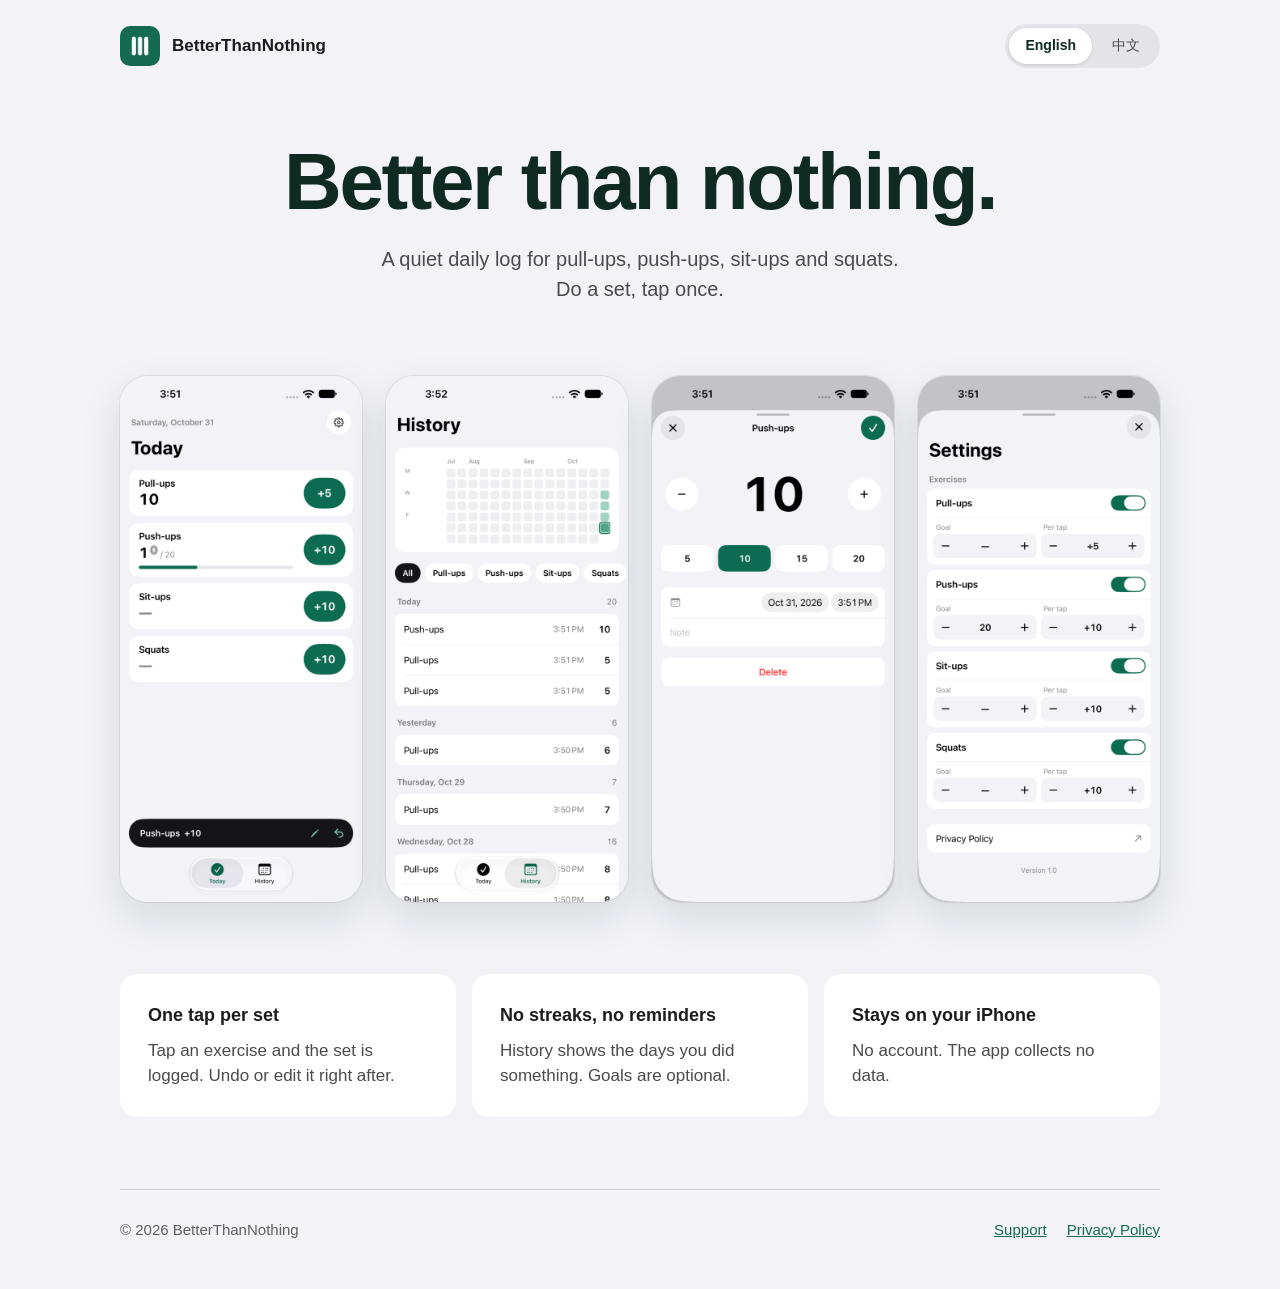
<file: index.html>
<!doctype html>
<html lang="en">
<head>
<meta charset="utf-8">
<meta name="viewport" content="width=device-width, initial-scale=1">
<title>BetterThanNothing (有做就好) – Pull-up &amp; Push-up Log for iPhone</title>
<meta name="description" content="A quiet daily log for pull-ups, push-ups, sit-ups and squats. One tap per set. No streaks, no account; everything stays on your iPhone. 有做就好：做一組，點一下。">
<link rel="canonical" href="https://kkchemaa-dotcom.github.io/betterthannothing/">
<!-- Fill in the App Store Apple ID after release:
<meta name="apple-itunes-app" content="app-id=0000000000"> -->
<link rel="icon" type="image/png" sizes="192x192" href="icon.png">
<link rel="apple-touch-icon" href="icon.png">
<meta property="og:type" content="website">
<meta property="og:site_name" content="BetterThanNothing">
<meta property="og:title" content="BetterThanNothing · 有做就好">
<meta property="og:description" content="A quiet daily log for pull-ups, push-ups, sit-ups and squats. One tap per set.">
<meta property="og:url" content="https://kkchemaa-dotcom.github.io/betterthannothing/">
<meta property="og:image" content="https://kkchemaa-dotcom.github.io/betterthannothing/icon.png">
<meta property="og:locale" content="en_US">
<meta property="og:locale:alternate" content="zh_TW">
<meta name="twitter:card" content="summary">
<link rel="stylesheet" href="style.css">
</head>
<body>
<header class="top wrap">
  <a class="brand" href="./"><img src="icon.png" alt="" width="40" height="40">BetterThanNothing</a>
  <div class="lang" role="group" aria-label="Language / 語言">
    <button type="button" data-lang="en" aria-pressed="true">English</button>
    <button type="button" data-lang="zh-Hant" aria-pressed="false">中文</button>
  </div>
</header>

<main class="landing wrap" lang="en">
  <section class="hero">
    <h1>Better than nothing.</h1>
    <p>A quiet daily log for pull-ups, push-ups, sit-ups and squats. Do a set, tap once.</p>
    <!-- After release, the App Store badge and link go here. -->
  </section>

  <section class="shots" aria-label="Screenshots">
    <picture><source srcset="img/en-dark-today.png" media="(prefers-color-scheme: dark)"><img src="img/en-light-today.png" width="598" height="1300" alt="Today: one card per exercise"></picture>
    <picture><source srcset="img/en-dark-history.png" media="(prefers-color-scheme: dark)"><img src="img/en-light-history.png" width="598" height="1300" alt="History: a 15-week heatmap" loading="lazy"></picture>
    <picture><source srcset="img/en-dark-edit-set.png" media="(prefers-color-scheme: dark)"><img src="img/en-light-edit-set.png" width="598" height="1300" alt="Edit set: reps, date and note" loading="lazy"></picture>
    <picture><source srcset="img/en-dark-settings.png" media="(prefers-color-scheme: dark)"><img src="img/en-light-settings.png" width="598" height="1300" alt="Settings: goals and reps per tap" loading="lazy"></picture>
  </section>

  <section class="points">
    <div><h2>One tap per set</h2><p>Tap an exercise and the set is logged. Undo or edit it right after.</p></div>
    <div><h2>No streaks, no reminders</h2><p>History shows the days you did something. Goals are optional.</p></div>
    <div><h2>Stays on your iPhone</h2><p>No account. The app collects no data.</p></div>
  </section>

  <footer class="foot">
    <span>© 2026 BetterThanNothing</span>
    <nav>
      <a href="mailto:kkchemaa@gmail.com">Support</a>
      <a href="privacy/">Privacy Policy</a>
    </nav>
  </footer>
</main>

<main class="landing wrap" lang="zh-Hant" hidden>
  <section class="hero">
    <h1>有做就好。</h1>
    <p>引體向上、伏地挺身、仰臥起坐、深蹲的每日紀錄。做一組，點一下。</p>
    <!-- 上架後在這裡放 App Store 徽章與連結。 -->
  </section>

  <section class="shots" aria-label="截圖">
    <picture><source srcset="img/zh-Hant-dark-today.png" media="(prefers-color-scheme: dark)"><img src="img/zh-Hant-light-today.png" width="598" height="1300" alt="今天：每個動作一張卡片"></picture>
    <picture><source srcset="img/zh-Hant-dark-history.png" media="(prefers-color-scheme: dark)"><img src="img/zh-Hant-light-history.png" width="598" height="1300" alt="紀錄：15 週熱度圖" loading="lazy"></picture>
    <picture><source srcset="img/zh-Hant-dark-edit-set.png" media="(prefers-color-scheme: dark)"><img src="img/zh-Hant-light-edit-set.png" width="598" height="1300" alt="編輯：次數、日期與備註" loading="lazy"></picture>
    <picture><source srcset="img/zh-Hant-dark-settings.png" media="(prefers-color-scheme: dark)"><img src="img/zh-Hant-light-settings.png" width="598" height="1300" alt="設定：目標與每次點擊次數" loading="lazy"></picture>
  </section>

  <section class="points">
    <div><h2>點一下，記一組</h2><p>點一下動作卡片就記好了。記完可以馬上復原或修改。</p></div>
    <div><h2>沒有連續天數，沒有提醒</h2><p>紀錄只顯示有做的日子。目標可有可無。</p></div>
    <div><h2>只留在你的 iPhone</h2><p>不用帳號。App 不收集任何資料。</p></div>
  </section>

  <footer class="foot">
    <span>© 2026 有做就好</span>
    <nav>
      <a href="mailto:kkchemaa@gmail.com">支援</a>
      <a href="privacy/">隱私權政策</a>
    </nav>
  </footer>
</main>

<script src="lang.js"></script>
</body>
</html>
</file>
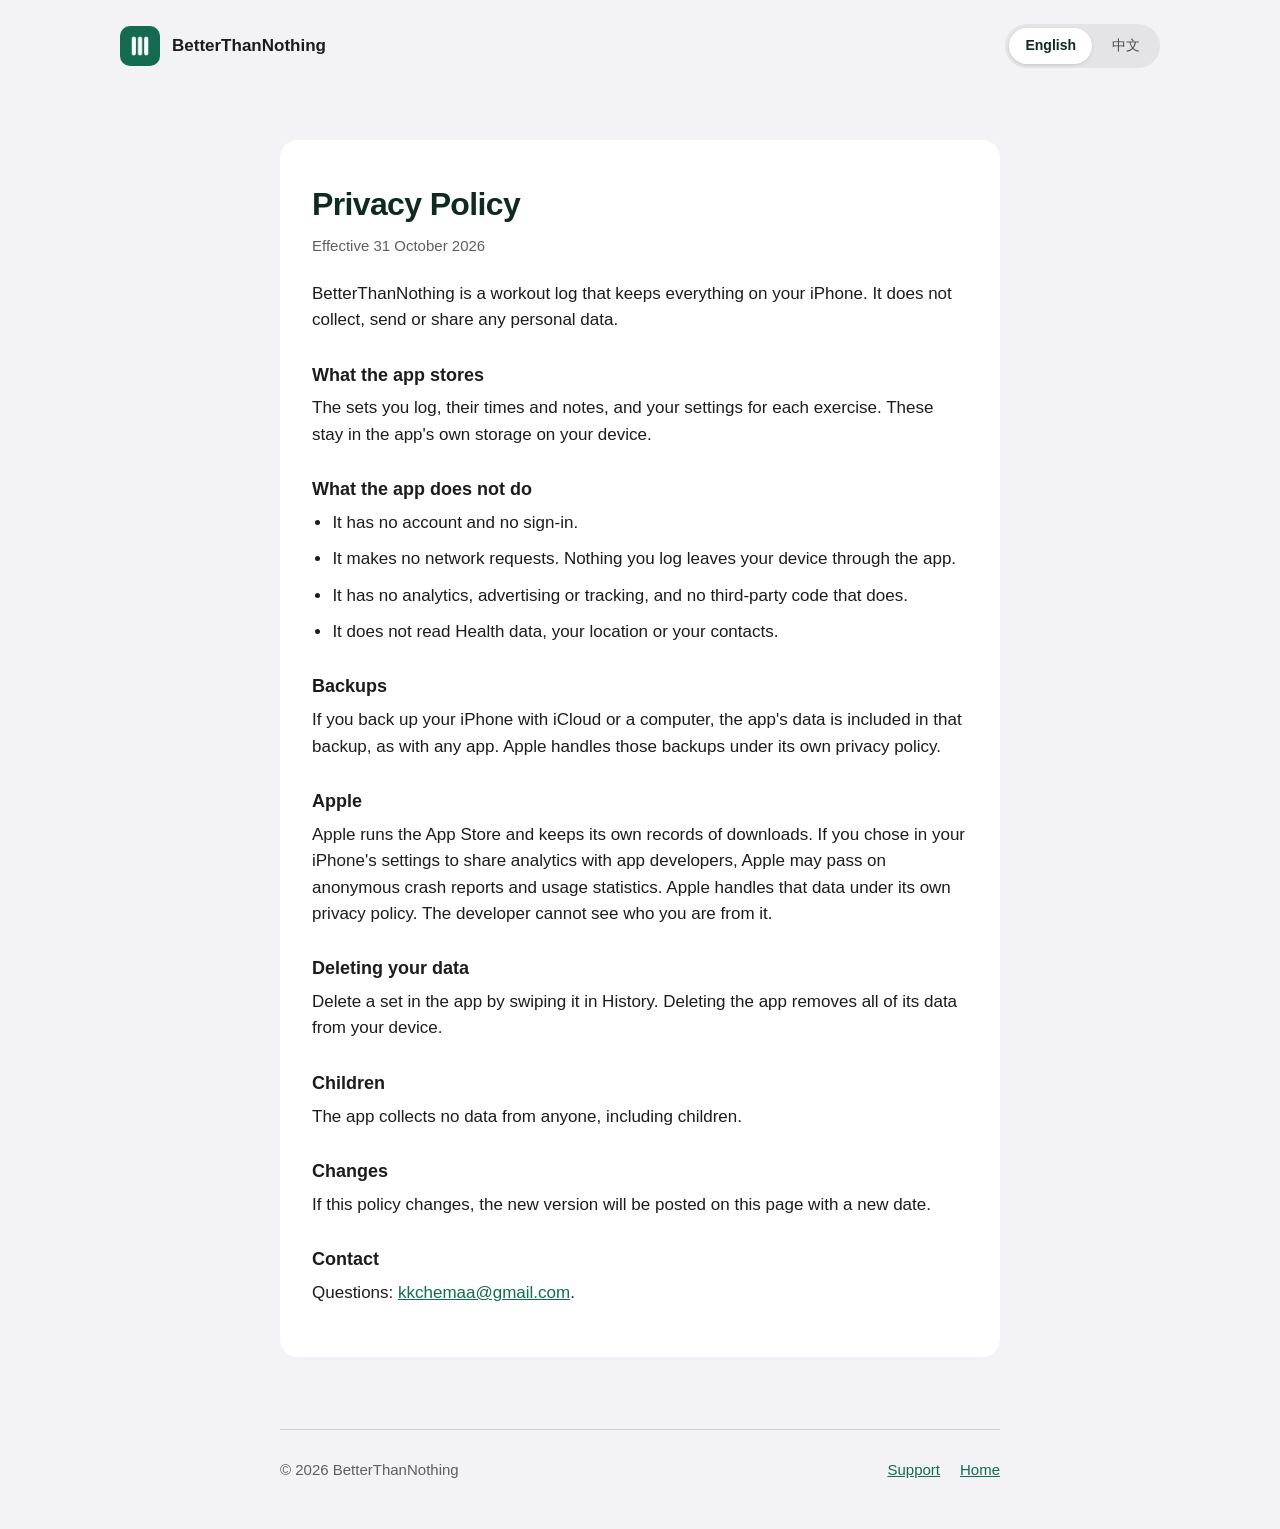
<file: privacy/index.html>
<!doctype html>
<html lang="en">
<head>
<meta charset="utf-8">
<meta name="viewport" content="width=device-width, initial-scale=1">
<title>Privacy Policy · BetterThanNothing (有做就好)</title>
<meta name="description" content="BetterThanNothing keeps everything on your iPhone. No account, no network requests, no analytics. 有做就好不收集任何資料。">
<link rel="canonical" href="https://kkchemaa-dotcom.github.io/betterthannothing/privacy/">
<link rel="icon" type="image/png" sizes="192x192" href="../icon.png">
<link rel="apple-touch-icon" href="../icon.png">
<meta property="og:type" content="article">
<meta property="og:title" content="Privacy Policy · BetterThanNothing">
<meta property="og:url" content="https://kkchemaa-dotcom.github.io/betterthannothing/privacy/">
<meta property="og:image" content="https://kkchemaa-dotcom.github.io/betterthannothing/icon.png">
<meta name="twitter:card" content="summary">
<link rel="stylesheet" href="../style.css">
</head>
<body>
<header class="top wrap">
  <a class="brand" href="../"><img src="../icon.png" alt="" width="40" height="40">BetterThanNothing</a>
  <div class="lang" role="group" aria-label="Language / 語言">
    <button type="button" data-lang="en" aria-pressed="true">English</button>
    <button type="button" data-lang="zh-Hant" aria-pressed="false">中文</button>
  </div>
</header>

<main class="article wrap" lang="en">
  <article class="card">
    <h1>Privacy Policy</h1>
    <p class="date">Effective 31 October 2026</p>

    <p>BetterThanNothing is a workout log that keeps everything on your iPhone. It does not collect, send or share any personal data.</p>

    <h2>What the app stores</h2>
    <p>The sets you log, their times and notes, and your settings for each exercise. These stay in the app's own storage on your device.</p>

    <h2>What the app does not do</h2>
    <ul>
      <li>It has no account and no sign-in.</li>
      <li>It makes no network requests. Nothing you log leaves your device through the app.</li>
      <li>It has no analytics, advertising or tracking, and no third-party code that does.</li>
      <li>It does not read Health data, your location or your contacts.</li>
    </ul>

    <h2>Backups</h2>
    <p>If you back up your iPhone with iCloud or a computer, the app's data is included in that backup, as with any app. Apple handles those backups under its own privacy policy.</p>

    <h2>Apple</h2>
    <p>Apple runs the App Store and keeps its own records of downloads. If you chose in your iPhone's settings to share analytics with app developers, Apple may pass on anonymous crash reports and usage statistics. Apple handles that data under its own privacy policy. The developer cannot see who you are from it.</p>

    <h2>Deleting your data</h2>
    <p>Delete a set in the app by swiping it in History. Deleting the app removes all of its data from your device.</p>

    <h2>Children</h2>
    <p>The app collects no data from anyone, including children.</p>

    <h2>Changes</h2>
    <p>If this policy changes, the new version will be posted on this page with a new date.</p>

    <h2>Contact</h2>
    <p>Questions: <a href="mailto:kkchemaa@gmail.com">kkchemaa@gmail.com</a>.</p>
  </article>
  <footer class="foot"><span>© 2026 BetterThanNothing</span><nav><a href="mailto:kkchemaa@gmail.com">Support</a><a href="../">Home</a></nav></footer>
</main>

<main class="article wrap" lang="zh-Hant" hidden>
  <article class="card">
    <h1>隱私權政策</h1>
    <p class="date">生效日期：2026 年 10 月 31 日</p>

    <p>有做就好是一個把所有紀錄都留在你 iPhone 上的運動日誌。它不收集、不傳送、也不分享任何個人資料。</p>

    <h2>App 儲存的內容</h2>
    <p>你記錄的每一組、時間與備註，以及每個動作的設定。這些資料只存在 App 自己在你裝置上的儲存空間。</p>

    <h2>App 不會做的事</h2>
    <ul>
      <li>沒有帳號，也不需要登入。</li>
      <li>不發出任何網路連線。你記錄的內容不會經由 App 離開你的裝置。</li>
      <li>沒有分析、廣告或追蹤，也沒有會做這些事的第三方程式碼。</li>
      <li>不讀取健康資料、位置或聯絡人。</li>
    </ul>

    <h2>備份</h2>
    <p>如果你用 iCloud 或電腦備份 iPhone，App 的資料會和其他 App 一樣包含在備份中。這些備份由 Apple 依其隱私權政策處理。</p>

    <h2>Apple</h2>
    <p>App Store 由 Apple 經營，下載紀錄由 Apple 保存。如果你在 iPhone 設定中選擇與 App 開發者分享分析資料，Apple 可能提供匿名的當機報告與使用統計。這些資料由 Apple 依其隱私權政策處理，開發者無法從中得知你是誰。</p>

    <h2>刪除資料</h2>
    <p>在「紀錄」頁滑動某一組即可刪除。刪除 App 會從裝置上移除它的所有資料。</p>

    <h2>兒童</h2>
    <p>App 不向任何人收集資料，包括兒童。</p>

    <h2>變更</h2>
    <p>本政策如有變更，新版本會連同新的日期公布在此頁。</p>

    <h2>聯絡</h2>
    <p>有任何問題，請寄信到 <a href="mailto:kkchemaa@gmail.com">kkchemaa@gmail.com</a>。</p>
  </article>
  <footer class="foot"><span>© 2026 有做就好</span><nav><a href="mailto:kkchemaa@gmail.com">支援</a><a href="../">首頁</a></nav></footer>
</main>

<script src="../lang.js"></script>
</body>
</html>
</file>
<file: style.css>
:root {
  --bg: #f2f2f7;
  --card: #ffffff;
  --text: #1c1c1e;
  --heading: #0f2a21;
  --muted: #4a4a4f;
  --faint: #5e5e63;
  --accent: #146b52;
  --accent-hover: #0e4e3c;
  --rule: #d1d1d6;
  --pill: #e3e3e8;
  --shadow: 15, 42, 33;
  color-scheme: light dark;
}
@media (prefers-color-scheme: dark) {
  :root {
    --bg: #000000;
    --card: #1c1c1e;
    --text: #f2f2f7;
    --heading: #f2f2f7;
    --muted: #aeaeb2;
    --faint: #98989f;
    --accent: #34a882;
    --accent-hover: #5cc49f;
    --rule: #38383a;
    --pill: #2c2c2e;
    --shadow: 0, 0, 0;
  }
}

* { box-sizing: border-box; }
html { -webkit-text-size-adjust: 100%; }
body {
  margin: 0;
  background: var(--bg);
  color: var(--text);
  font: 17px/1.55 -apple-system, BlinkMacSystemFont, "SF Pro Text", "PingFang TC", "Noto Sans TC", "Helvetica Neue", sans-serif;
}
a { color: var(--accent); }
a:hover { color: var(--accent-hover); }
img { display: block; }
[hidden] { display: none !important; }

.wrap { max-width: 1080px; margin: 0 auto; padding: 0 20px; }

/* Header */
.top {
  display: flex; flex-wrap: wrap; align-items: center; justify-content: space-between;
  gap: 16px; padding: 24px 20px;
}
.brand { display: flex; align-items: center; gap: 12px; color: inherit; text-decoration: none; font-weight: 600; }
.brand img { width: 40px; height: 40px; border-radius: 10px; }
.lang { display: flex; gap: 4px; background: var(--pill); border-radius: 999px; padding: 4px; }
.lang button {
  min-height: 36px; padding: 0 16px; border: 0; border-radius: 999px;
  font: inherit; font-size: 14px; cursor: pointer; background: transparent; color: var(--muted);
}
.lang button[aria-pressed="true"] {
  background: var(--card); color: var(--heading); font-weight: 600;
  box-shadow: 0 1px 3px rgba(0, 0, 0, 0.12);
}

/* Landing */
main.landing { padding-top: 48px; display: flex; flex-direction: column; gap: 72px; }
.hero { display: flex; flex-direction: column; align-items: center; text-align: center; gap: 20px; }
.hero h1 {
  margin: 0; font-size: clamp(2.75rem, 7vw, 5rem); line-height: 1.05;
  font-weight: 700; letter-spacing: -0.03em; color: var(--heading);
}
[lang="zh-Hant"] .hero h1 { line-height: 1.15; letter-spacing: 0.02em; }
.hero p { margin: 0; max-width: 34rem; font-size: 1.25rem; line-height: 1.5; color: var(--muted); }
[lang="zh-Hant"] .hero p { line-height: 1.6; }

.shots { display: grid; grid-template-columns: repeat(auto-fit, minmax(200px, 1fr)); gap: 24px; }
.shots img {
  width: 100%; height: auto; border-radius: 28px;
  box-shadow: 0 0 0 1px rgba(var(--shadow), 0.08), 0 16px 40px rgba(var(--shadow), 0.12);
}

.points { display: grid; grid-template-columns: repeat(auto-fit, minmax(240px, 1fr)); gap: 16px; }
.points div { background: var(--card); border-radius: 18px; padding: 28px; display: flex; flex-direction: column; gap: 8px; }
.points h2 { margin: 0; font-size: 1.125rem; font-weight: 600; }
.points p { margin: 0; line-height: 1.5; color: var(--muted); }
[lang="zh-Hant"] .points p { line-height: 1.6; }

/* Footer */
.foot {
  border-top: 1px solid var(--rule); padding: 28px 0 48px;
  display: flex; flex-wrap: wrap; justify-content: space-between; gap: 12px;
  font-size: 15px; color: var(--faint);
}
.foot nav { display: flex; flex-wrap: wrap; gap: 20px; }

/* Article (privacy policy) */
main.article { padding-top: 48px; }
.article .card {
  max-width: 720px; margin: 0 auto 72px; background: var(--card); border-radius: 18px; padding: 40px 32px;
}
.article h1 { margin: 0 0 4px; font-size: 2rem; letter-spacing: -0.02em; color: var(--heading); }
.article .date { margin: 0 0 24px; color: var(--faint); font-size: 15px; }
.article h2 { font-size: 1.125rem; margin: 28px 0 6px; }
.article p, .article li { margin: 0 0 10px; color: var(--text); }
.article ul { padding-left: 1.2em; margin: 0 0 10px; }
.article .foot { max-width: 720px; margin: 0 auto; }

@media (max-width: 480px) {
  .top { padding: 16px; }
  .wrap { padding: 0 16px; }
  main.landing { padding-top: 32px; gap: 56px; }
  .shots { grid-template-columns: repeat(2, 1fr); gap: 12px; }
  .shots img { border-radius: 18px; }
  .article .card { padding: 28px 20px; }
}
</file>
